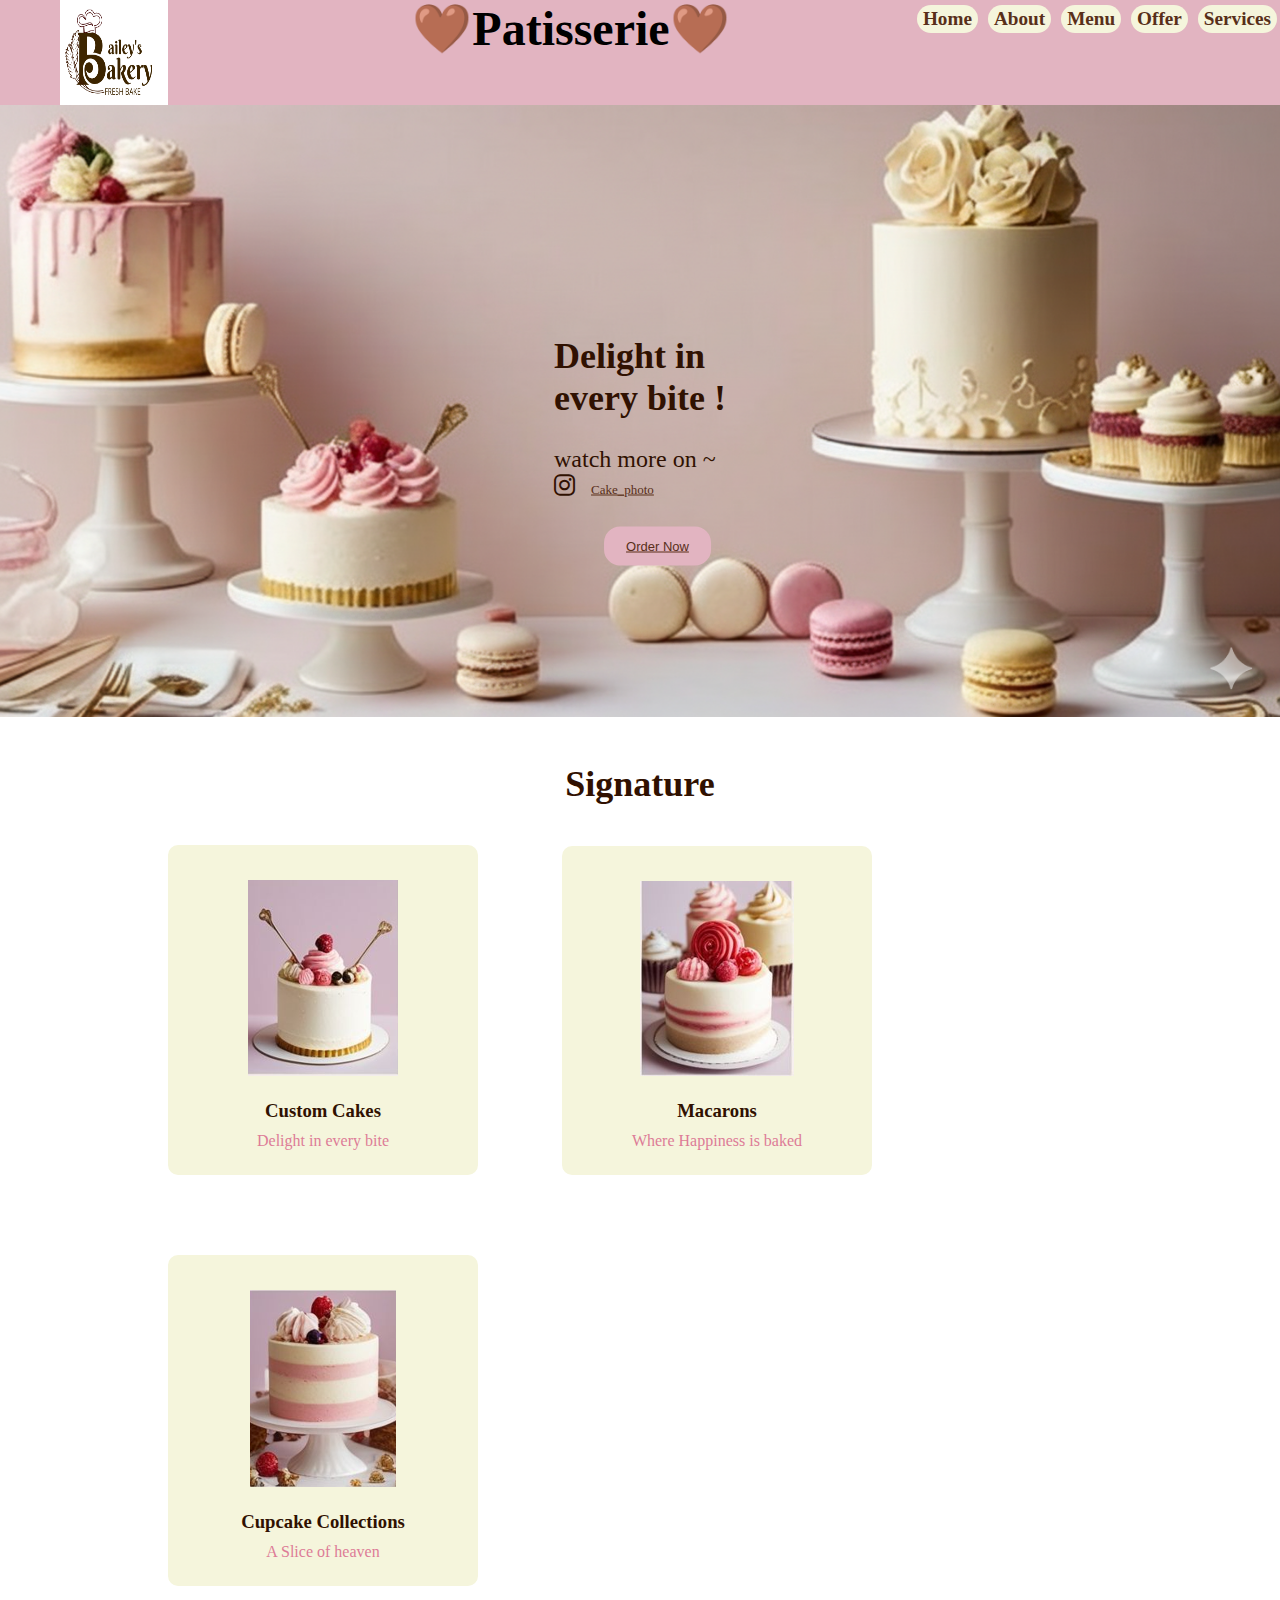
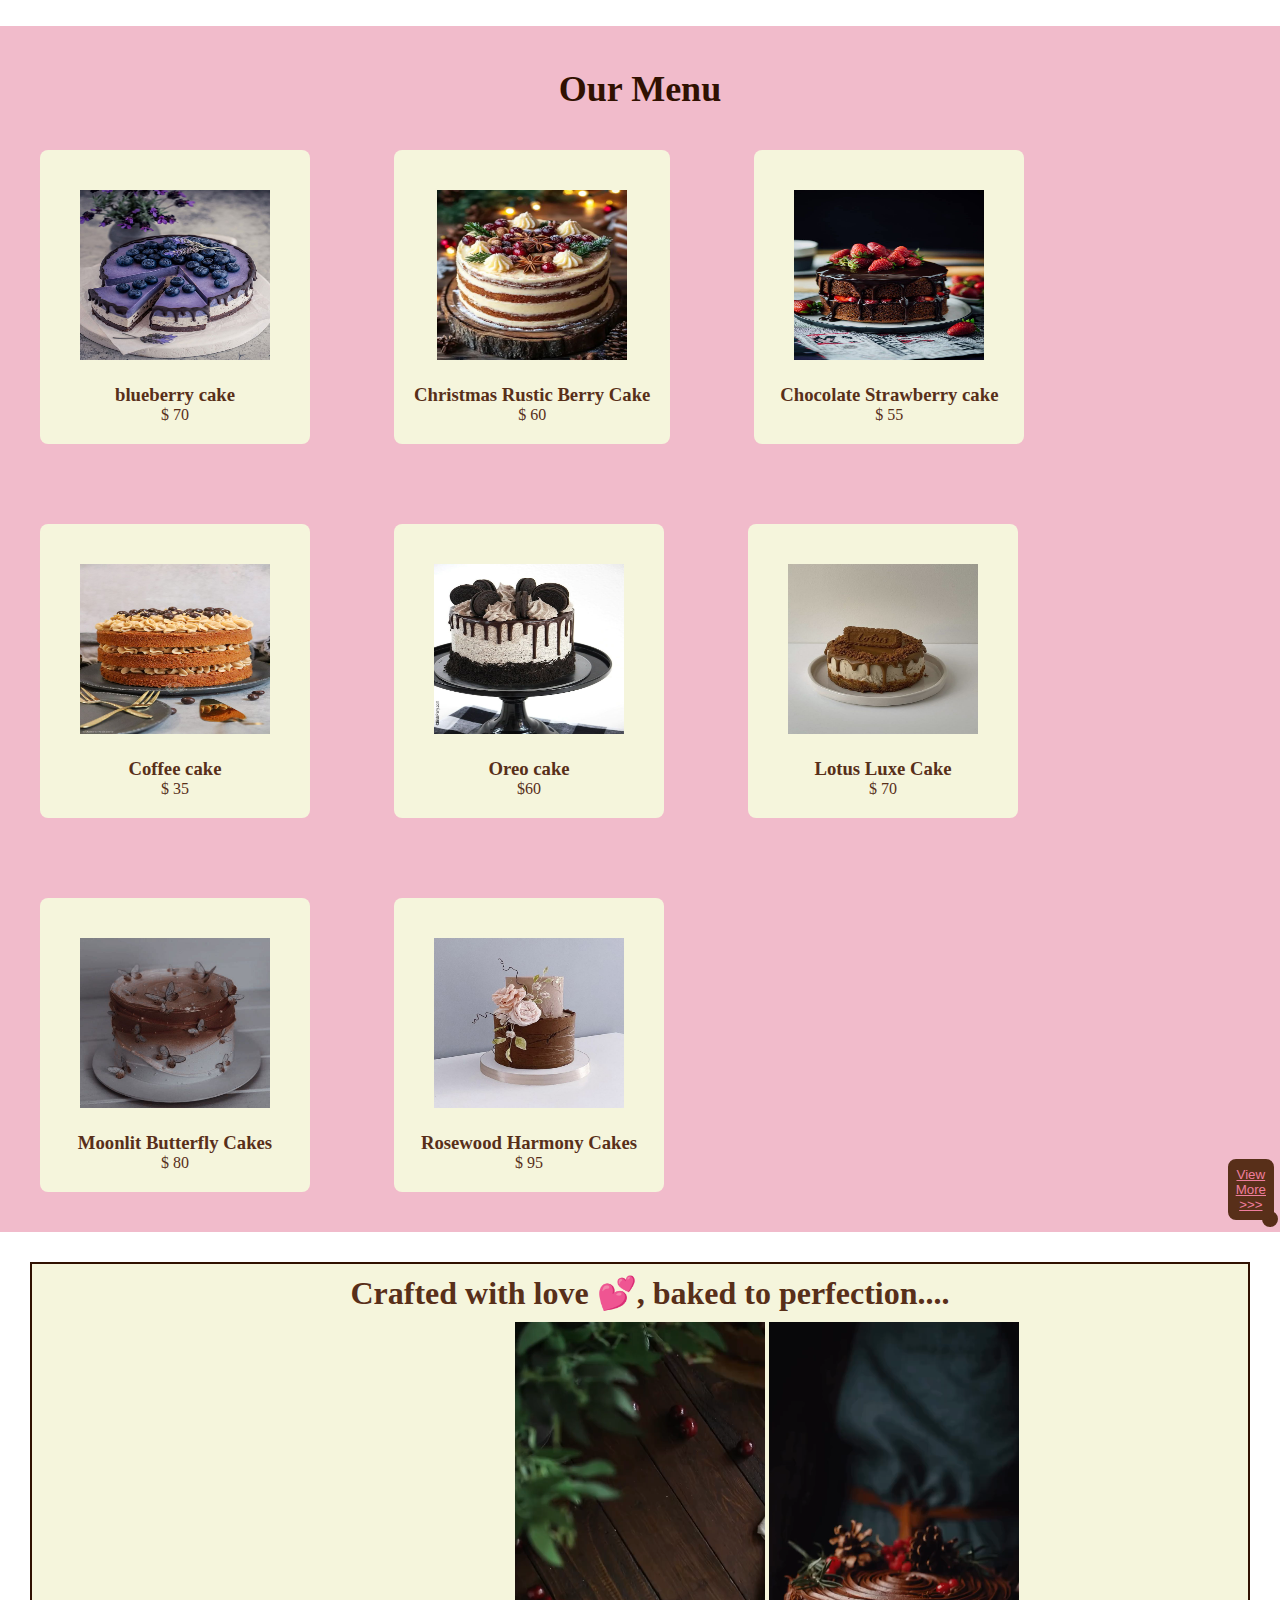
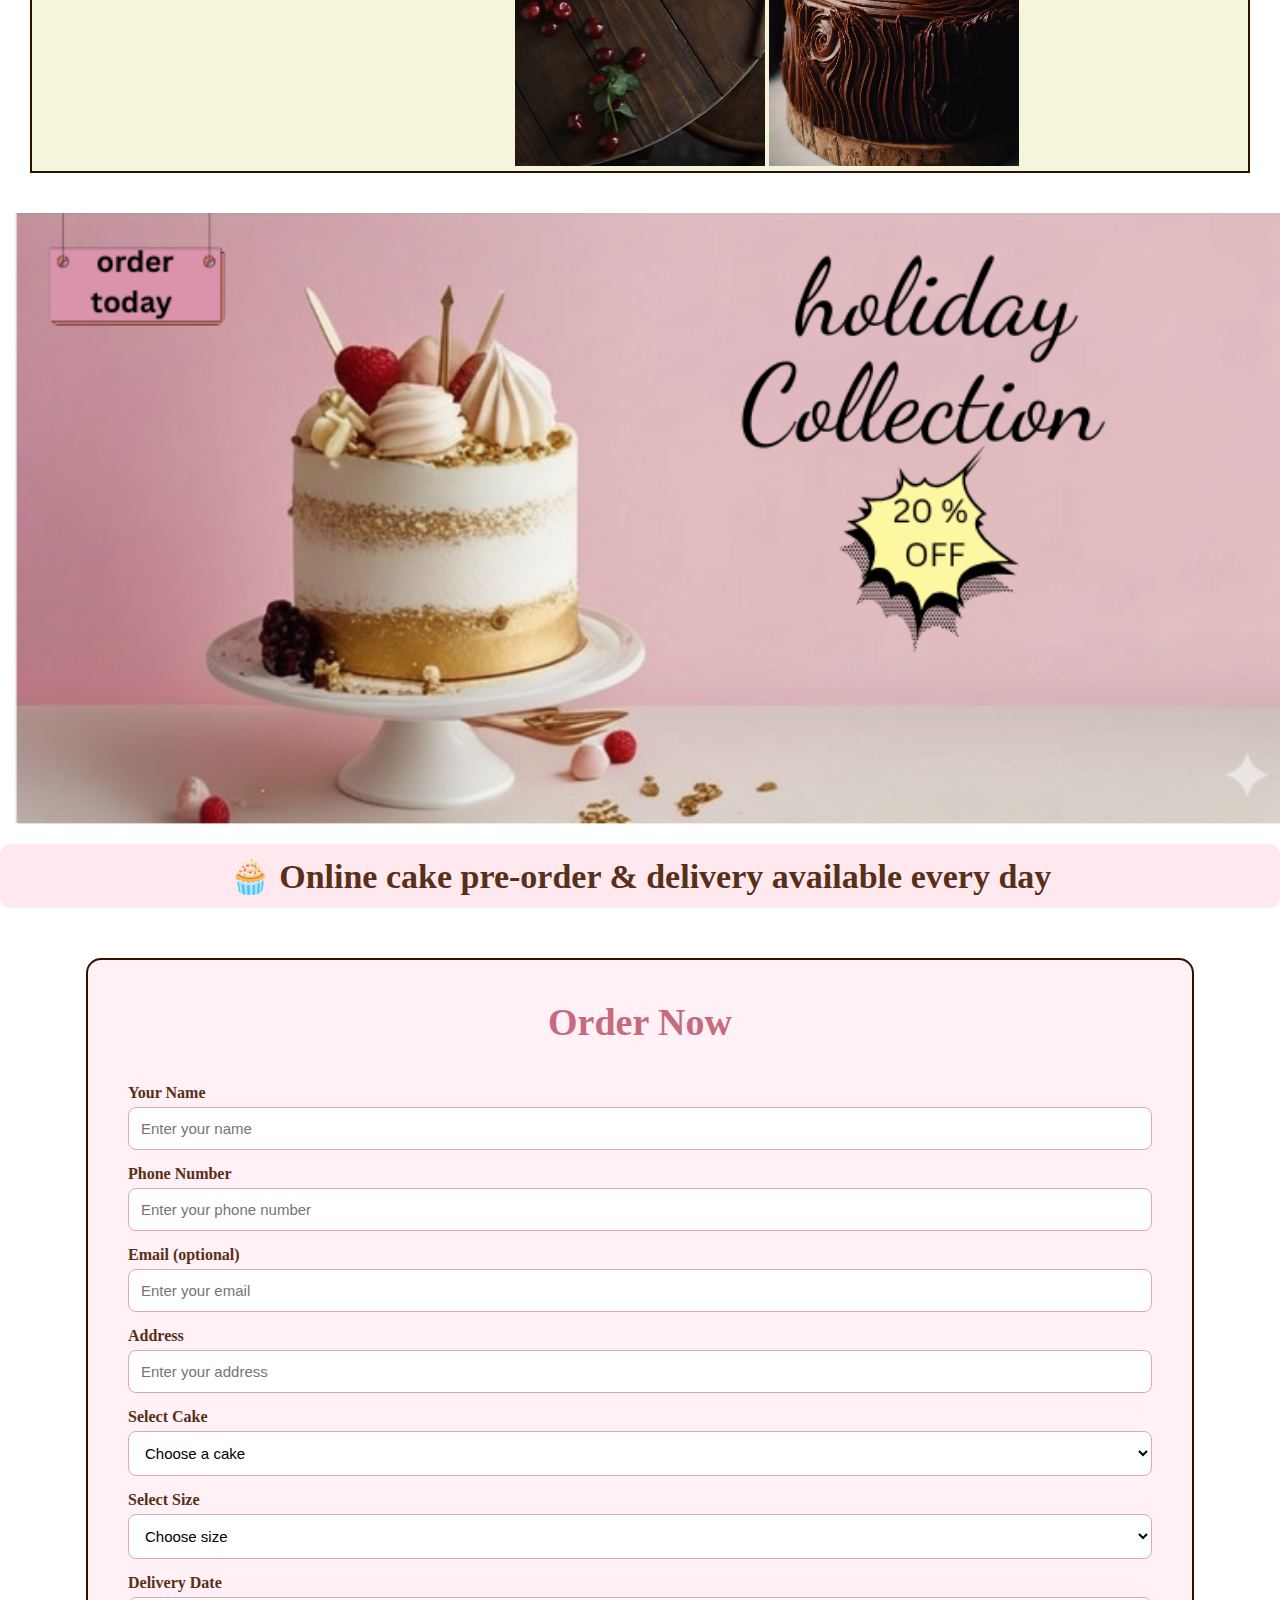
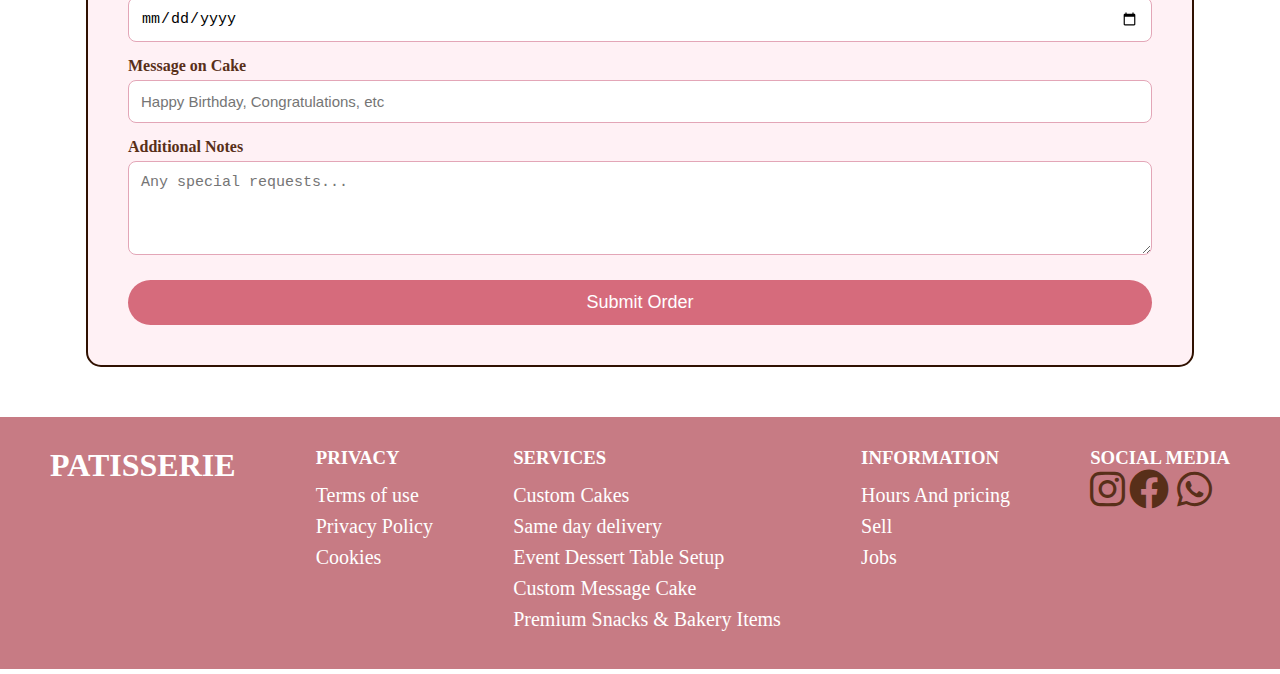
<file: index.html>
<!DOCTYPE html>
<html lang="en">
<head>
    <meta charset="UTF-8">
    <meta name="viewport" content="width=device-width, initial-scale=1.0">
    <title>Document</title>
    <link rel="stylesheet" href="style3.css"/>
    <link rel="stylesheet" href="https://cdnjs.cloudflare.com/ajax/libs/font-awesome/6.0.0/css/all.min.css">


</head>
<body>
    <header>
        <nav class="nav-container">
            <img class="hero" src="Brown Minimalist Illustration Bakery Logo.png" width="108" height="105">
            <div class="home">
                <h1>🤎Patisserie🤎</h1>
             </div>
            <ul class="nav-list">
                <li><a href="#home"><b>Home</b></a></li>
                <li> <a href="About.html"><b>About</b></a></li>
                <li><a href="#menu"><b>Menu</b></a></li>
                <li><a href="#offer"><b>Offer</b></a></li>
                <li><a href="#services"><b>Services</b></a></li>
            </ul>

        </nav>
    </header>
    <section>
        <div class="image-container" id="home">
            <img src="Gemini_Generated_Image_1xblxg1xblxg1xbl.png" >

        </div>
        <div class="overlay-text">
           <h2>Delight in <br> every bite !</h2><br>
           <p> watch more on ~<br><i class="fa-brands fa-instagram"></i>
            <a href="https://www.instagram.com/cake_photo?igsh=c21idHAzbDUxNWM1">Cake_photo</a> </p><br>
           <button class="button"> <a href="#order now" >Order Now</a></button>
        </div>
    </section>
    <section>
        <div class="home1">
            <h2> <br>Signature</h2>
        </div>
        <div class="heroimg">
        <div class="hero-img">
            <img src="Screenshot 2025-12-02 221147.png">
            <h3>Custom Cakes</h3>
            <p> Delight in every bite</p>
        </div>
        <div class="hero-img">
            <img src="2 img.png">
            <h3>Macarons</h3>
            <p> Where Happiness is baked</p>
        </div>
        <div class="hero-img">
            <img src="3 img.png">
            <h3>Cupcake Collections</h3>
            <p> A Slice of heaven </p>
        </div>
        </div>
    </section>
    <section class="section">
        <div class="home2" id="menu">
            <h2><br> Our Menu </h2>
        </div>
        <div class="herooimg">

            <div class="heroimg1">
                <div class="hero-img1">
                    <img src="blueberry cake.jpeg">
                    <h3>blueberry cake</h3>
                    <p>$ 70</p>
                </div>
                <div class="hero-img1">
                    <img src="Delicious Spice Cake and Eggnog Buttercream!.jpeg">
                    <h3>Christmas Rustic Berry Cake</h3>
                    <p>$ 60</p>
                </div>
                <div class="hero-img1">
                    <img src="Chocolate Strawberry Cake.jpeg">
                    <h3> Chocolate Strawberry cake</h3>
                    <p>$ 55</p>
                </div>
                <div class="hero-img1">
                    <img src="Coffee Cake! - Jane's Patisserie.jpeg">
                    <h3>Coffee cake </h3>
                    <p>$ 35</p>
                    
                </div>
                <div class="hero-img1">
                    <img src="Oreo Cake Recipe.jpeg">
                    <h3> Oreo cake</h3>
                    <p>$60</p>
                </div>
                <div class="hero-img1">
                    <img src="download.jpeg">
                    <h3>Lotus Luxe Cake</h3>
                    <p>$ 70</p>
                </div>
                <div class="hero-img1">
                    <img src="download (1).jpeg">
                    <h3>Moonlit Butterfly Cakes</h3>
                    <p> $ 80</p>
                </div>
                <div class="hero-img1">
                    <img src="download (2).jpeg">
                    <h3>Rosewood Harmony Cakes</h3>
                    <p> $ 95</p>
                </div>
            </div>
            <button class="btn"> <a href="viewmore.html" class="btn">View More >>></a></button>
        </div>
    </section>
    <section class="homeA">
        <div class="video">
            <div class="home3" >
            <h1>Crafted with love 💕, baked to perfection.... </h1>
        </div>
        <div class="home-video">
            <video width="250px" autoplay muted loop >
                <source src="cake video.mp4" >
            </video> 
            <video width="250px" autoplay muted loop  >
                <source src="cake video1.mp4" >
            </video>
            <video width="250px" autoplay  muted loop >
                <source src="cakw video2.mp4" >
            </video>
        </div>
        </div>
    </section>
    <section>
        <div class="home3" id="offer">
            <img src="holiday Collection.png">
        </div>
        
    </section>
    <section>
        <div class="booking-note">
            <h1>🧁 Online cake pre-order & delivery available every day</h1>
        </div>
    </section>
    <section class="order-section" id="order now">
    <h2>Order Now</h2>

    <form class="order-form">

        <label>Your Name</label>
        <input type="text" placeholder="Enter your name" required>

        <label>Phone Number</label>
        <input type="tel" placeholder="Enter your phone number" required>

        <label>Email (optional)</label>
        <input type="email" placeholder="Enter your email">

        <label>Address </label>
        <input type="text" placeholder="Enter your address" required>

        <label>Select Cake</label>
        <select required>
            <option value="">Choose a cake</option>
            <option>Custom Cake</option>
            <option>Chocolate Cake</option>
            <option>Red Velvet</option>
            <option>Birthday Cake</option>
            <option>other</option>
        </select>

        <label>Select Size</label>
        <select required>
            <option value="">Choose size</option>
            <option>0.5 Kg</option>
            <option>1 Kg</option>
            <option>2 Kg</option>
            <option>Custom Weight</option>
        </select>

        <label>Delivery Date</label>
        <input type="date" required>

        <label>Message on Cake</label>
        <input type="text" placeholder="Happy Birthday, Congratulations, etc">

        <label>Additional Notes</label>
        <textarea rows="4" placeholder="Any special requests..."></textarea>

        <button type="submit" class="order-btn">Submit Order</button>

    </form>
    </section >
    <section class="sec" id="services">

        <footer>
            <div class="logo">
            <h1>PATISSERIE</h1>
        </div>
        <div class="col">
            <h3>PRIVACY</h3>
            <ul>
                <li>Terms of use</li>
                <li>Privacy Policy</li>
                <li>Cookies</li>
            </ul>
            
        </div>
        <div class="col" >
            <h3>SERVICES</h3>
            <ul>
                <li>Custom Cakes</li>
                <li>Same day delivery</li>
                <li>Event Dessert Table Setup</li>
                <li>Custom Message Cake</li>
                <li>Premium Snacks & Bakery Items</li>
            </ul>
        </div>
        <div class="col">
            <h3>INFORMATION</h3>
            <ul>
                <li>Hours And pricing</li>
                <li>Sell</li>
                <li>Jobs</li>
            </ul>
        </div>
        <div class="col-icon">
            <h3>SOCIAL MEDIA</h3>
            <li>
                <i class="fa-brands fa-instagram" id="instaIcon" style="font-size:40px; color:rgb(88, 47, 25);"></i>
                <i class="fa-brands fa-facebook" style="font-size:40px; color:rgb(88, 47, 25);"></i>
                <i class="fa-brands fa-x-twitter" style="font-size:40px; color:rgb(88, 47, 25);"></i>
                <i class="fa-brands fa-whatsapp" style="font-size:40px; color: rgb(88, 47, 25);"></i>
            </li>
        </div>
    </footer>
</section>


    
</body> 
</html
</file>
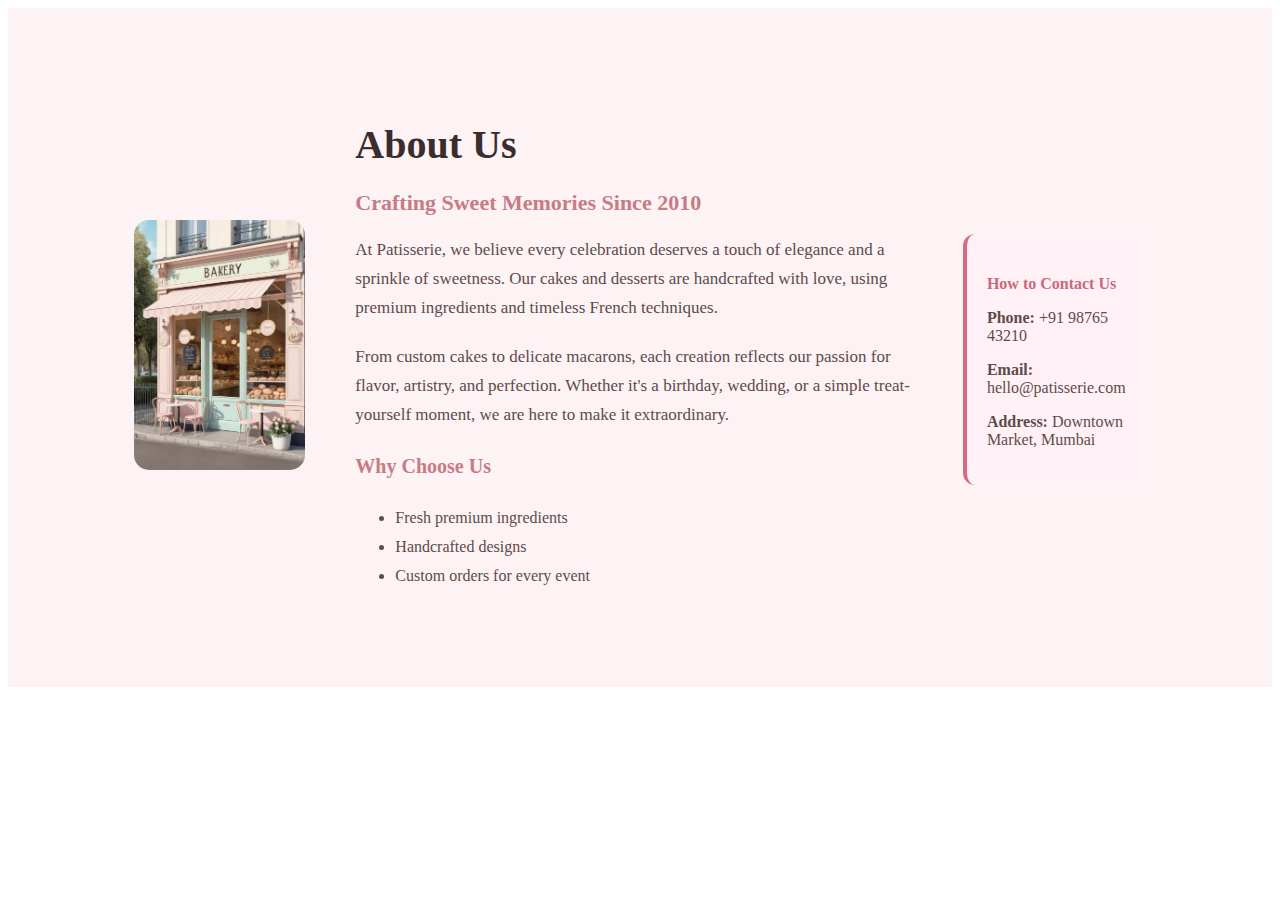
<file: About.html>
<!DOCTYPE html>
<html lang="en">
<head>
    <meta charset="UTF-8">
    <meta name="viewport" content="width=device-width, initial-scale=1.0">
    <title>Document</title>
    <link rel="stylesheet" href="style4.css"/>
</head>
<body>
    <section class="about-section">
    <div class="about-container">

        <div class="about-image">
            <img src="Parisian Stores- Bakery.jpeg" alt="Bakery Image">
        </div>

        <div class="about-content">
            <h2>About Us</h2>
            <h3>Crafting Sweet Memories Since 2010</h3>

            <p>
                At Patisserie, we believe every celebration deserves a touch of elegance 
                and a sprinkle of sweetness. Our cakes and desserts are handcrafted with 
                love, using premium ingredients and timeless French techniques.
            </p>

            <p>
                From custom cakes to delicate macarons, each creation reflects our passion 
                for flavor, artistry, and perfection. Whether it's a birthday, wedding, or 
                a simple treat-yourself moment, we are here to make it extraordinary.
            </p>

            <h4 class="mini-title">Why Choose Us</h4>
              <ul class="about-list">
                <li>Fresh premium ingredients</li>
                <li>Handcrafted designs</li>
                <li>Custom orders for every event</li>
             </ul>

        </div>
        <div class="contact-box">
             <h4>How to Contact Us</h4>
             <p><strong>Phone:</strong> +91 98765 43210</p>
             <p><strong>Email:</strong> hello@patisserie.com</p>
             <p><strong>Address:</strong> Downtown Market, Mumbai</p>
        </div>


    </div>
</section>

</body>
</html>
</file>
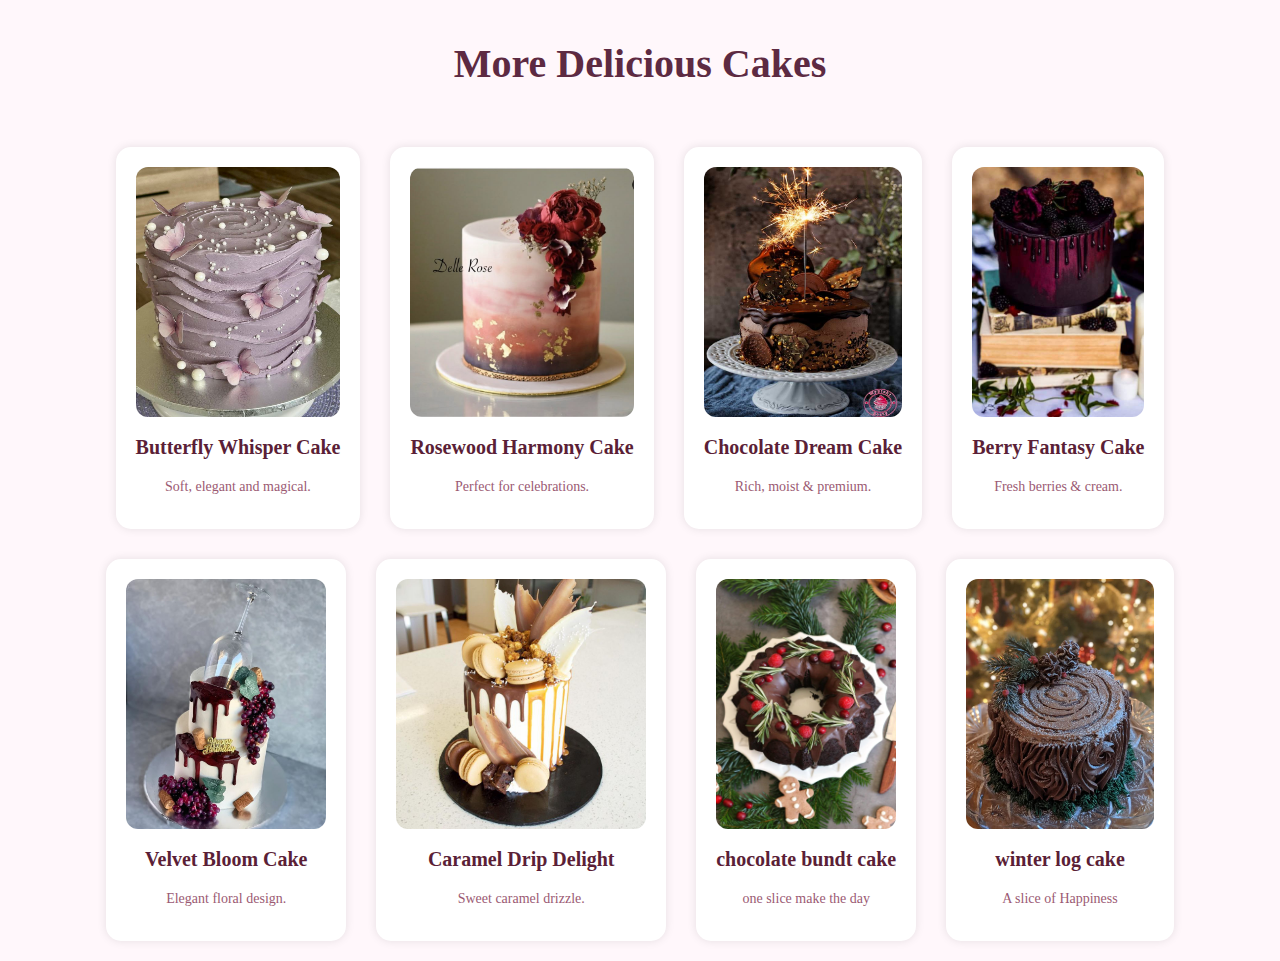
<file: viewmore.html>
<!DOCTYPE html>
<html lang="en">
<head>
    <meta charset="UTF-8">
    <meta name="viewport" content="width=device-width, initial-scale=1.0">
    <title>View More Cakes</title>
    <link rel="stylesheet" href="viewmore.css">
</head>

<body >

    <h1 class="title">More Delicious Cakes</h1>

    <div class="cake-container">

        <div class="cake-box" >
            <img src="cake1.jpeg">
            <h3>Butterfly Whisper Cake</h3>
            <p>Soft, elegant and magical.</p>
        </div>

        <div class="cake-box">
            <img src="cake2.jpeg">
            <h3>Rosewood Harmony Cake</h3>
            <p>Perfect for celebrations.</p>
        </div>

        <div class="cake-box">
            <img src="cake3.jpeg" >
            <h3>Chocolate Dream Cake</h3>
            <p>Rich, moist & premium.</p>
        </div>

        <div class="cake-box">
            <img src="cake4.jpeg">
            <h3>Berry Fantasy Cake</h3>
            <p>Fresh berries & cream.</p>
        </div>

        <div class="cake-box">
            <img src="cake5.jpeg">
            <h3>Velvet Bloom Cake</h3>
            <p>Elegant floral design.</p>
        </div>

        <div class="cake-box">
            <img src="cake6.jpeg">
            <h3>Caramel Drip Delight</h3>
            <p>Sweet caramel drizzle.</p>
        </div>
        <div class="cake-box">
            <img src="Chocolate Bundt Cake.jpeg">
            <h3> chocolate bundt cake</h3>
            <p> one slice make the day</p>
        </div>
         <div class="cake-box">
            <img src="Winter Log cake ❄️.jpeg">
            <h3>winter log cake</h3>
            <p> A slice of Happiness </p>
        </div>

    </div>

</body>
</html>

</body>
</html>
</file>
<file: style3.css>
*{
    margin:0;
    padding:0;
}
.nav-container{
    display:flex;
    justify-content: space-between;
    background-color:#E2B4C1;
    width:100%;
}
.nav-container img{
    padding: 0px 60px;
}
.nav-list li  {
    display:inline-block;
    font-size: medium;
    text-decoration: none;
    

}
.nav-list li {
    border:2px solid rgb(88,47.25);
    border-radius:26px;
    padding:3px;
    align-items: center;
    margin:5px 3px;
    background-color: beige;
}
.nav-list li a{
    text-decoration: none;
    color:rgb(88, 47, 25);
    text-align:center;
    font-size:larger;
    padding:7px 3px;
}
.home{
    font-size:x-large;
    text-align:center;
    font-family:italic ;
}

.image-container {
        max-width:auto; 
   }
.image-container img {
       
        width:100%;
        height: auto;
}

.overlay-text {
            position: absolute;
            top: 50%; 
            left: 50%;
            transform: translate(-50%, -50%);
            padding:10px;
            font-family:cursive;
            font-size:x-large;
            color:rgb(48, 17, 1);
}
.overlay-text a{
    color:rgb(88, 47, 25);
    font-size:small;
    padding:10px;
   
}

.overlay-text button{
    border:2px solid #E2B4C1;
    background-color: #E2B4C1;
    border-radius: 16px;
    padding:10px;
    position:relative;
    left:50px;
    
}
.home1{
       text-align: center;
       font-family:cursive;
       color:rgb(48, 17, 1);
       font-size:x-large;
}
.hero-img{
    color:white;
    display:inline-block;
    margin:40px;
    padding:20px;
    width:100%;
    max-width: 270px;
    border-radius: 10px;
    text-align: center;
    background-color:beige;
}
.hero-img img {
    margin: left 30px;
    padding:15px;
}
.hero-img h3{
    text-align: center;
    color:rgb(48, 17, 1);
    padding:5px;
}
.hero-img p{
    text-align: center;
    color:#dd7c97;
    padding:5px;
}
.heroimg{
    margin:0 auto;
    width:80%;
}
.section{
    background-color:#f1bbcb;
    position: relative;

}

.heroimg1{
    margin:0 auto;
    width:110%;
    /* max-width:200px; */
    /* margin-left: 20px; */
}
.home2{
    text-align: center;
    color:rgb(48, 17, 1);
    font-family: cursive;
    font-size: x-large;
}
.hero-img1{
    /* color:white; */
    display:inline-block;
    margin:40px;
    padding:20px;
    text-align: center;
    background-color:beige;
    border-radius: 8px;
    max-width:300px;
    
}
.hero-img1 img{
    margin:10px;
    padding:10px;
    width:190px;
    height:170px;
}
.btn{
    border: 2px solid rgb(88, 47, 25);
    background-color: rgb(88, 47, 25);
    color:#ef7e9e;
    padding:6px;
    border-radius:8px;
    position:absolute;
    right:2px;
    bottom:5px;

}
.hero-img1 h3{
    text-align:center;
    color:rgb(88, 47, 25);
    font-family: curisve;
}
.hero-img1 p{
    text-align:center;
    color:rgb(88, 47, 25);
    font-family: curisve;
}
.homeA{
    background-color: beige;
    border: 2px solid rgb(48, 17, 1);
    margin:30px;
    text-align: center;

}
.home3{
    color:rgb(88, 47, 25);
    font-family: cursive;
    display: inline-block;
    padding:10px;
    text-align: center;
    
}
.home-video{
    display:inline-block;
}
.home3 img{
        width:100%;
        height: auto;

}
.home3{
    width:100%;
}
.booking-note{
    font-size: 17px;
    background: #ffe9ef;
    padding: 12px 20px;
    border-radius: 10px;
    text-align: center;
    color: rgb(88, 47, 25);
}
.order-section{
    width: 80%;
    margin: 50px auto;
    background: #fff1f5;
    padding: 40px;
    border-radius: 15px;
    border:2px solid rgb(48, 17, 1);
}

.order-section h2{
    text-align: center;
    color: #c76a7d;
    font-size: 38px;
    margin-bottom: 25px;
}

.order-form{
    display: flex;
    flex-direction: column;
}

.order-form label{
    margin-top: 15px;
    color:rgb(88, 47, 25);
    font-weight: 900;
}

.order-form input,
.order-form select,
.order-form textarea{
    padding: 12px;
    margin-top: 5px;
    border: 1px solid #e3a6b7;
    border-radius: 8px;
    font-size: 15px;
    background: #fff;
}

.order-btn{
    margin-top: 25px;
    padding: 12px;
    background: #d66b7c;
    color: white;
    border: none;
    font-size: 18px;
    border-radius: 25px;
    cursor: pointer;
}

.order-btn:hover{
    background: #b14f61;
}
.home-icons{
    display:flex;
    margin:10px;
    padding:10px;
    font-size: larger;
}
.sec{
    background-color:#c77b84 ;
    color: white;
    width: 100%;
}
footer{
    display: flex;
    flex-wrap: wrap;
    justify-content: space-between;
    padding: 30px 50px;
    
}
.col ul{
    list-style: none;
    padding: 0;
}
.col ul li{
    margin-bottom: 8px;
    font-size: 20px; 

}
.col h3{
    margin-top: 0;
    margin-bottom: 15px;

}
.col-icon{
    margin-top: 0;
    margin-bottom: 15px;
    list-style: none;
}
.logo{
    margin-top: 0;
    margin-bottom: 15px;
    
}
</file>
<file: style4.css>
.about-section{
    padding: 80px 0;
    background: #fdf2f4;
}

.about-container{
    width: 80%;
    margin: auto;
    display: flex;
    align-items: center;
    gap: 50px;
}

.about-image img{
    width: 100%;
    max-width: 450px;
    border-radius: 15px;
}

.about-content h2{
    font-size: 40px;
    color: #3a2d2d;
    margin-bottom: 10px;
}

.about-content h3{
    font-size: 22px;
    color: #c77b84;
    margin-bottom: 20px;
}

.about-content p{
    font-size: 17px;
    color: #5f4b4b;
    margin-bottom: 20px;
    line-height: 1.7;
}

.mini-title{
    margin-top: 25px;
    font-size: 20px;
    color: #c77b84;
}

.about-list{
    margin-top: 10px;
    color: #5f4b4b;
    line-height: 1.8;
}
.contact-box{
    background: #fff1f5;
    padding: 20px;
    border-radius: 12px;
    margin-top: 25px;
    color: #5f4b4b;
    border-left: 4px solid #d66b7c;
}

.contact-box h4{
    color: #c76a7d;
    margin-bottom: 10px;
}
</file>
<file: viewmore.css>
body {
    margin: 0;
    padding: 0;
    background-color: #fff7fb;
}

.title {
    text-align: center;
    font-size: 40px;
    margin: 40px 0;
    color: #5d2a42;
    font-weight: 700;
}

.cake-container {
    gap: 30px;
    padding: 20px 60px;
    display:flex;
    flex-wrap:wrap;
    justify-content: center;

}

.cake-box {
    background: #fff;
    border-radius: 15px;
    padding: 20px;
    text-align: center;
    transition: 0.3s;
    box-shadow: 0 0 10px rgba(0,0,0,0.1);
}

.cake-box img {
    width: 100%;
    height: 250px;
    border-radius: 12px;
}

.cake-box:hover {
    transform: translateY(-5px);
}

.cake-box h3 {
    margin-top: 15px;
    font-size: 20px;
    color: #5b1f37;
}

.cake-box p {
    color: #9b5a73;
    font-size: 14px;
}
</file>
